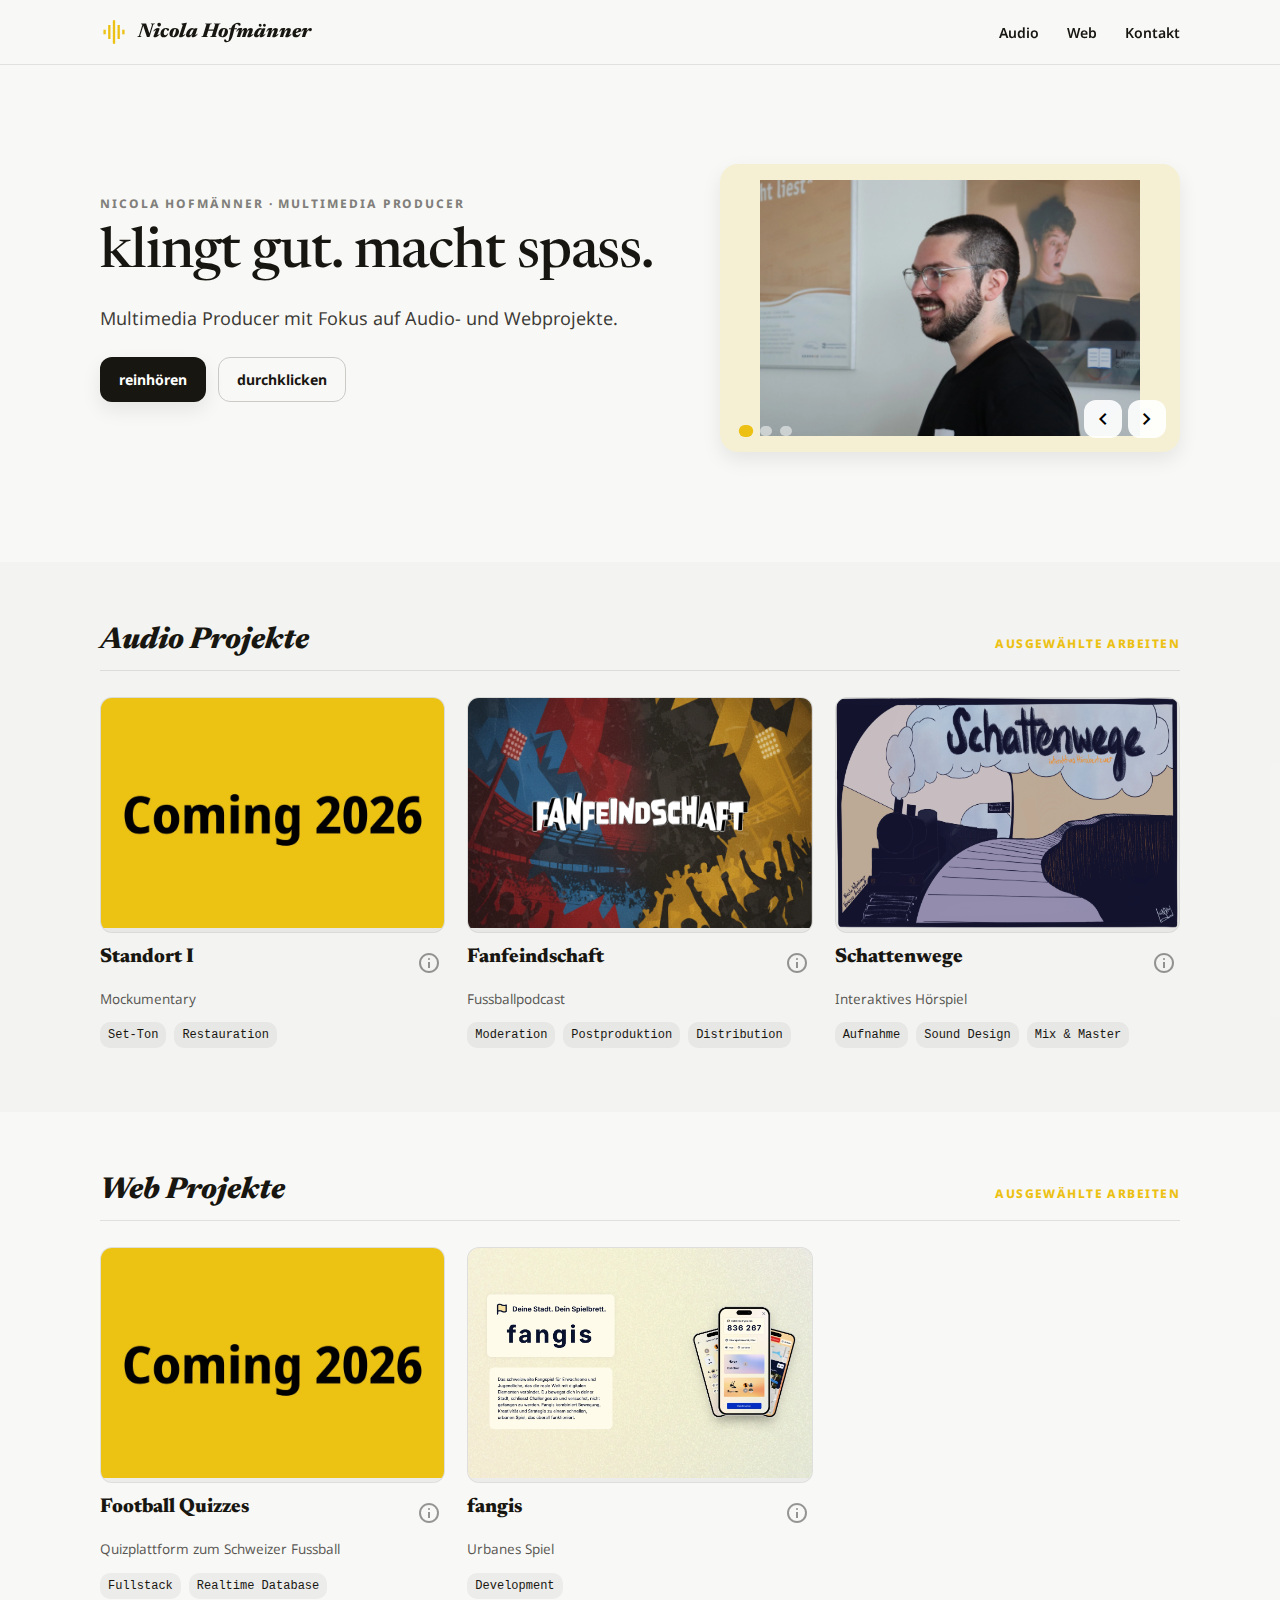
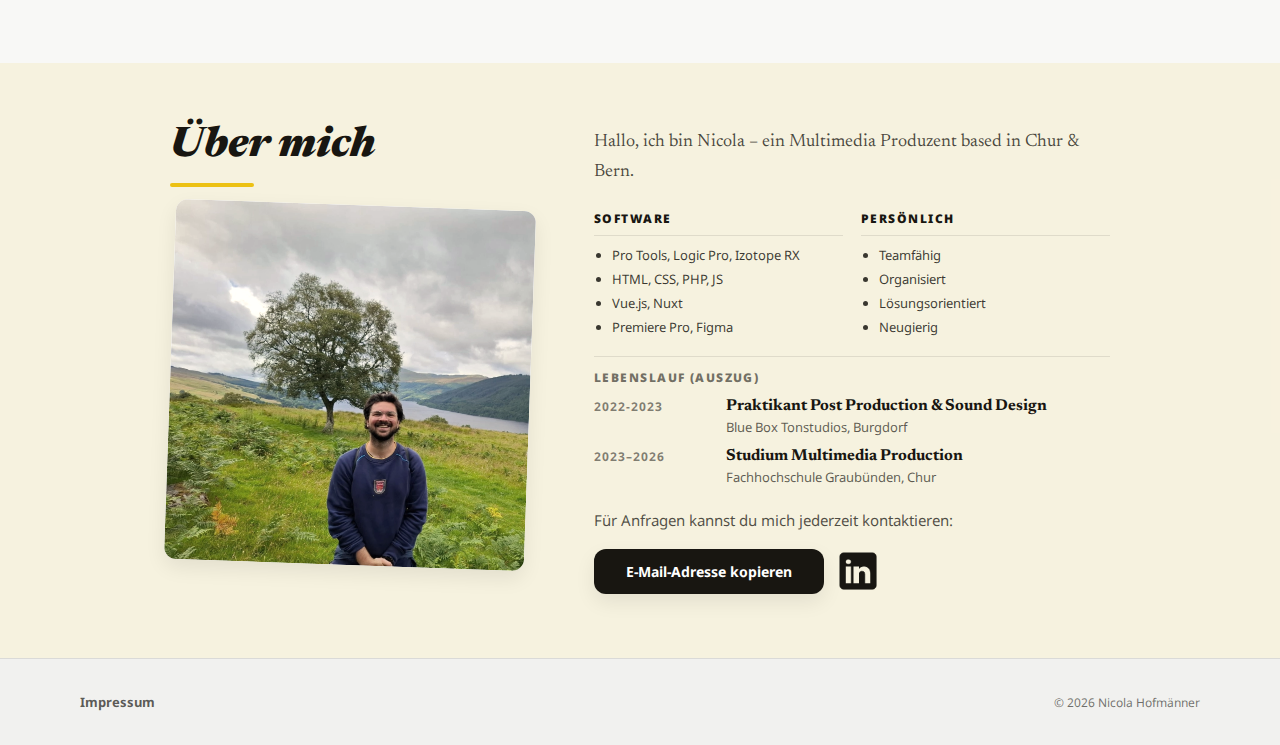
<file: index.html>
<!DOCTYPE html>
<html lang="de">
    <head>
        <meta charset="UTF-8">
        <meta name="viewport" content="width=device-width, initial-scale=1.0">
        <title>Nicola Hofmänner</title>
        <link rel="icon" href="assets/img/favicon.ico" />
        <link rel="preconnect" href="https://fonts.googleapis.com" />
        <link rel="preconnect" crossorigin href="https://fonts.gstatic.com" />
        <link href="https://fonts.googleapis.com/css2?family=Newsreader:ital,opsz,wght@0,6..72,200..800;1,6..72,200..800&family=Noto+Sans:wght@400;500;700&display=swap" rel="stylesheet"/>
        <link href="https://fonts.googleapis.com/css2?family=Material+Symbols+Outlined:wght,FILL@100..700,0..1&display=swap" rel="stylesheet"/>
        <link rel="stylesheet" href="assets/css/style.css" />
        <script defer src="assets/js/main.js"></script>
    </head>

    <body>
        <div class="page" id="top">
        <!-- Header -->
        <header class="site-header">
            <div class="container header-inner">
            <div class="brand-wrapper">
                <a class="brand brand-link" href="#top">
                <span class="material-symbols-outlined brand-icon" aria-hidden="true">graphic_eq</span>
                <span class="brand-name">Nicola Hofmänner</span>
                </a>

                <button
                class="nav-toggle"
                type="button"
                aria-label="Navigation öffnen"
                aria-expanded="false"
                aria-controls="siteNav"
                >
                <span class="material-symbols-outlined" aria-hidden="true">menu</span>
                </button>
            </div>

            <nav class="nav" id="siteNav">
                <a class="nav-link" href="#work-audio">Audio</a>
                <a class="nav-link" href="#work-web">Web</a>
                <a class="nav-link" href="#about">Kontakt</a>
            </nav>
            </div>
        </header>

        <main>
            <!-- Hero -->
            <section class="hero">
            <div class="container hero-inner">
                <div class="hero-copy">
                <p class="hero-eyebrow">Nicola Hofmänner · Multimedia Producer</p>
                <h2 class="hero-title">klingt gut. macht spass.</h2>
                <p class="hero-description">
                    Multimedia Producer mit Fokus auf Audio- und Webprojekte.
                </p>
                <div class="hero-cta">
                    <a class="btn btn-dark" href="#work-audio">reinhören</a>
                    <a class="btn btn-outline" href="#work-web">durchklicken</a>
                </div>
                </div>

                <div class="hero-showcase">
                <div class="hero-slider" data-hero-slider>
                    <div class="hero-slider-track">
                    <figure class="hero-slide is-active">
                        <img src="assets/img/nicola_kiel.webp" alt="Nicola" />
                    </figure>
                    <figure class="hero-slide">
                        <img src="assets/img/nicola_schattenwege.webp" alt="Detail der Modular-Synth-Patches" />
                    </figure>
                    <figure class="hero-slide">
                        <picture>
                        <source srcset="assets/img/standorti_crew_square.webp" media="(max-width: 768px)" />
                        <img src="assets/img/standorti_crew_cropped.webp" alt="UX Mockups für eine Web Experience" />
                        </picture>
                    </figure>
                    </div>

                    <div class="hero-slider-controls" aria-label="Hero Bilder Navigation">
                    <button class="hero-slider-btn" type="button" data-hero-prev aria-label="Vorheriges Bild">
                        <span class="material-symbols-outlined" aria-hidden="true">chevron_left</span>
                    </button>
                    <button class="hero-slider-btn" type="button" data-hero-next aria-label="Nächstes Bild">
                        <span class="material-symbols-outlined" aria-hidden="true">chevron_right</span>
                    </button>
                    </div>

                    <div class="hero-slider-indicators" aria-label="Hero Bilder"></div>
                </div>
                </div>
            </div>
            </section>


            <!-- Audio Works -->
            <section class="section section-muted" id="work-audio">
            <div class="container">
                <div class="section-head">
                    <h2 class="section-title">Audio Projekte</h2>
                    <span class="section-kicker">Ausgewählte Arbeiten</span>
                </div>

                <div class="grid">
                <!-- Audio Card 1 -->
                <article class="project js-modal-open"
                    data-title="Standort I"
                    data-subtitle="Mockumentary"
                    data-description="Settonaufnahme, Livemischung, Tonrestauration"
                    data-role=" Meine Rollen: Settonaufnahme, Livemischung, Tonrestauration"
                    data-links='[{"label":"Project page","url":"#"}]'
                >
                    <div class="project-media">
                    <img
                        class="project-img"
                        src="assets/img/coming_2026.webp"
                        alt="Standort I Cover"
                    />
                    </div>

                    <div class="project-body">
                    <div class="project-head">
                        <h3 class="project-title">Standort I</h3>
                        <button
                        class="project-info-toggle"
                        type="button"
                        aria-label="Mehr Informationen zu Standort I"
                        aria-expanded="false"
                        aria-controls="project-info-1"
                        >
                        <span class="material-symbols-outlined project-icon" aria-hidden="true">info</span>
                        </button>
                    </div>

                    <p class="project-text">Mockumentary</p>

                    <div class="tags">
                        <span class="tag">Set-Ton</span>
                        <span class="tag">Restauration</span>
                    </div>
                    </div>

                    <div
                    class="project-info-panel"
                    id="project-info-1"
                    role="dialog"
                    aria-modal="false"
                    aria-labelledby="project-info-1-title"
                    hidden
                    >
                    <div class="project-info-panel-head">
                        <p class="project-info-panel-title" id="project-info-1-title">Über das Projekt</p>
                        <button class="project-info-close" type="button" aria-label="Close project info">
                        <span class="material-symbols-outlined" aria-hidden="true">close</span>
                        </button>
                    </div>
                    <dl class="project-info-details">
                        <div>
                        <dt>Was</dt>
                        <dd>Mockumentary zu unserem Studium</dd>
                        </div>
                        <div>
                        <dt>Wer</dt>
                        <dd>Skript & Regie von Stephanie Römer und Lisa Strebel, Kamera von Cédric Züllig & Luca Mosberger</dd>
                        </div>
                        <div>
                        <dt>Meine Rollen</dt>
                        <dd>Mikrofonierung der Schauspieler:innen, Boom-Mic-Operator, Audiorestauration</dd>
                        </div>
                    </dl>
                    <div class="project-info-links">
                        <a class="project-info-link" href="#" target="_blank" rel="noopener noreferrer">
                        <span class="material-symbols-outlined" aria-hidden="true">arrow_outward</span>
                        <span>Project page</span>
                        </a>
                    </div>
                    </div>
                </article>

                <!-- Audio Card 2 -->
                <article class="project js-modal-open"
                    data-title="Fanfeindschaft"
                    data-subtitle="Fussballpodcast"
                    data-description="Podcast rund um den BSC YB und den FC Basel"
                    data-role="Rollen: Recherche, Aufnahme, Postproduktion, Distribution"
                    data-links='[{"label":"Listen","url":"#"}]'
                >
                    <div class="project-media">
                    <img
                        class="project-img"
                        src="assets/img/fanfeindschaft.webp"
                        alt="Fanfeindschaft - Der Fussballpodcast"
                    />
                    </div>

                    <div class="project-body">
                    <div class="project-head">
                        <h3 class="project-title">Fanfeindschaft</h3>
                        <button
                        class="project-info-toggle"
                        type="button"
                        aria-label="Mehr Informationen zu Fanfeindschaft."
                        aria-expanded="false"
                        aria-controls="project-info-2"
                        >
                        <span class="material-symbols-outlined project-icon" aria-hidden="true">info</span>
                        </button>
                    </div>

                    <p class="project-text">Fussballpodcast</p>

                    <div class="tags">
                        <span class="tag">Moderation</span>
                        <span class="tag">Postproduktion</span>
                        <span class="tag">Distribution</span>
                    </div>
                    </div>

                    <div
                    class="project-info-panel"
                    id="project-info-2"
                    role="dialog"
                    aria-modal="false"
                    aria-labelledby="project-info-2-title"
                    hidden
                    >
                    <div class="project-info-panel-head">
                        <p class="project-info-panel-title" id="project-info-2-title">Über das Projekt</p>
                        <button class="project-info-close" type="button" aria-label="Close project info">
                        <span class="material-symbols-outlined" aria-hidden="true">close</span>
                        </button>
                    </div>
                    <dl class="project-info-details">
                        <div>
                        <dt>Was</dt>
                        <dd>Ich (Ein YB Fan) bespreche mit meiner Ko-Moderatorin Yara (eine FCB Anhängerin) das aktuelle Geschehen im Schweizer Fussball.</dd>
                        </div>
                        <div>
                        <dt>Wer</dt>
                        <dd>In Zusammenarbeit mit Yara Burkhalter</dd>
                        </div>
                        <div>
                        <dt>Meine Aufgaben</dt>
                        <dd>Recherche, Aufnahme, Moderation, Schnitt, Mix & Master, Distribution</dd>
                        </div>
                    </dl>
                    <div class="project-info-links">
                        <a class="project-info-link" href="https://open.spotify.com/show/0YlmspFqHQtE7hMMn8jUIA" target="_blank" rel="noopener noreferrer">
                        <span class="material-symbols-outlined" aria-hidden="true">arrow_outward</span>
                        <span>Zum Projekt</span>
                        </a>
                    </div>
                    </div>
                </article>

                <!-- Audio Card 3 -->
                <article class="project js-modal-open"
                    data-title="Schattenwege"
                    data-subtitle="Hörpsiel"
                    data-description="Original composition and full production."
                    data-role="Roles: Composition, sound design, mix"
                    data-links='[{"label":"Listen","url":"#"}]'
                >
                    <div class="project-media">
                    <img
                        class="project-img"
                        src="assets/img/schattenwege.webp"
                        alt="Audio project cover"
                    />
                    </div>

                    <div class="project-body">
                    <div class="project-head">
                        <h3 class="project-title">Schattenwege</h3>
                        <button
                        class="project-info-toggle"
                        type="button"
                        aria-label="Mehr Informationen zu Schattenwege"
                        aria-expanded="false"
                        aria-controls="project-info-3"
                        >
                        <span class="material-symbols-outlined project-icon" aria-hidden="true">info</span>
                        </button>
                    </div>

                    <p class="project-text"> Interaktives Hörspiel</p>

                    <div class="tags">
                        <span class="tag">Aufnahme</span>
                        <span class="tag">Sound Design</span>
                        <span class="tag">Mix & Master</span>
                    </div>
                    </div>

                    <div
                    class="project-info-panel"
                    id="project-info-3"
                    role="dialog"
                    aria-modal="false"
                    aria-labelledby="project-info-3-title"
                    hidden
                    >
                    <div class="project-info-panel-head">
                        <p class="project-info-panel-title" id="project-info-3-title">Über das Projekt</p>
                        <button class="project-info-close" type="button" aria-label="Close project info">
                        <span class="material-symbols-outlined" aria-hidden="true">close</span>
                        </button>
                    </div>
                    <dl class="project-info-details">
                        <div>
                        <dt>Was</dt>
                        <dd>Interaktive Detektivgeschichte</dd>
                        </div>
                        <div>
                        <dt>Wer</dt>
                        <dd>In Zusammenarbeit mit Vanessa Andermatt</dd>
                        </div>
                        <div>
                        <dt>Meine Aufgaben</dt>
                        <dd>Scriptwriting, Sprechrolle, Aufnahme der Schauspieler:innen, Schnitt, Sound Design, Mix & Master, Programmieren der Webseite</dd>
                        </div>
                    </dl>
                    <div class="project-info-links">
                        <a class="project-info-link" href="https://www.schattenwege.clxmedia.ch" target="_blank" rel="noopener noreferrer">
                        <span class="material-symbols-outlined" aria-hidden="true">arrow_outward</span>
                        <span>Zum Projekt</span>
                        </a>
                    </div>
                    </div>
                </article>
                </div>
            </div>
            </section>

            <!-- Web Projects -->
            <section class="section" id="work-web">
            <div class="container">
                <div class="section-head">
                <h2 class="section-title">Web Projekte</h2>
                <span class="section-kicker">Ausgewählte Arbeiten</span>
                </div>

                <div class="grid">
                <article class="project">
                    <div class="project-media">
                    <img class="project-img" src="assets/img/coming_2026.webp" alt="New Project Coming 2026" />
                    </div>
                    <div class="project-body">
                    <div class="project-head">
                        <h3 class="project-title">Football Quizzes</h3>
                        <button
                        class="project-info-toggle"
                        type="button"
                        aria-label="Mehr Informationen zu den Football Quizzes Coming 2026"
                        aria-expanded="false"
                        aria-controls="project-info-4"
                        >
                        <span class="material-symbols-outlined project-icon" aria-hidden="true">info</span>
                        </button>
                    </div>
                    <p class="project-text">Quizplattform zum Schweizer Fussball</p>
                    <div class="tags">
                        <span class="tag">Fullstack</span>
                        <span class="tag">Realtime Database</span>
                    </div>
                    </div>

                    <div
                    class="project-info-panel"
                    id="project-info-4"
                    role="dialog"
                    aria-modal="false"
                    aria-labelledby="project-info-4-title"
                    hidden
                    >
                    <div class="project-info-panel-head">
                        <p class="project-info-panel-title" id="project-info-4-title">Über das Projekt</p>
                        <button class="project-info-close" type="button" aria-label="Close project info">
                        <span class="material-symbols-outlined" aria-hidden="true">close</span>
                        </button>
                    </div>
                    <dl class="project-info-details">
                        <div>
                        <dt>Was</dt>
                        <dd>Plattform mit verschiedenen Quizzes rund um den Schweizer Fussball</dd>
                        </div>
                        <div>
                        <dt>Wer</dt>
                        <dd>Einzelarbeit</dd>
                        </div>
                        <div>
                        <dt>Meine Rollen</dt>
                        <dd>Konzept, Design, Entwicklung, Data Handling</dd>
                        </div>
                    </dl>
                    <div class="project-info-links">
                        <a class="project-info-link" href="#" target="_blank" rel="noopener noreferrer">
                        <span class="material-symbols-outlined" aria-hidden="true">arrow_outward</span>
                        <span>Zum Projekt</span>
                        </a>
                    </div>
                    </div>
                </article>

                <article class="project">
                    <div class="project-media">
                        <img class="project-img" src="assets/img/fangis.webp" alt="Web-Projekt fangis" />
                    </div>
                    <div class="project-body">
                        <div class="project-head">
                            <h3 class="project-title">fangis</h3>
                            <button
                            class="project-info-toggle"
                            type="button"
                            aria-label="Mehr Informationen zu fangis"
                            aria-expanded="false"
                            aria-controls="project-info-5"
                            >
                            <span class="material-symbols-outlined project-icon" aria-hidden="true">info</span>
                            </button>
                        </div>
                    <p class="project-text">Urbanes Spiel</p>
                    <div class="tags">
                        <span class="tag">Development</span>
                    </div>
                    </div>

                    <div
                    class="project-info-panel"
                    id="project-info-5"
                    role="dialog"
                    aria-modal="false"
                    aria-labelledby="project-info-5-title"
                    hidden
                    >
                    <div class="project-info-panel-head">
                        <p class="project-info-panel-title" id="project-info-5-title">Über das Projekt</p>
                        <button class="project-info-close" type="button" aria-label="Close project info">
                        <span class="material-symbols-outlined" aria-hidden="true">close</span>
                        </button>
                    </div>
                    <dl class="project-info-details">
                        <div>
                        <dt>Was</dt>
                        <dd>Fangen quer durch die ganze Stadt. Verbindet die reale Welt mit digitalen Elementen.</dd>
                        </div>
                        <div>
                        <dt>Wer</dt>
                        <dd>In Zusammenarbeit mit Selma Sahin und Stephanie Römer</dd>
                        </div>
                        <div>
                        <dt>Meine Aufgaben</dt>
                        <dd>Spielkonzeption, Entwicklung</dd>
                        </div>
                    </dl>
                    <div class="project-info-links">
                        <a class="project-info-link" href="https://www.fangis.app/landing_page" target="_blank" rel="noopener noreferrer">
                        <span class="material-symbols-outlined" aria-hidden="true">arrow_outward</span>
                        <span>Zum Projekt</span>
                        </a>
                    </div>
                    </div>
                </article>

                </div>
            </div>
            </section>

            <!-- About -->
            <section class="section section-accent" id="about">
            <div class="container container-wide">
                <div class="about">
                <div class="about-left">
                    <h2 class="about-title">Über mich</h2>
                    <div class="about-rule"></div>

                    <div class="about-photo-wrap">
                    <img
                        class="about-photo"
                        src="assets/img/nicola.webp"
                        alt="About portrait"
                    />
                    </div>
                </div>

                <div class="about-right">
                    <p class="about-text">
                    Hallo, ich bin Nicola – ein Multimedia Produzent based in Chur & Bern.
                    </p>
                    <div class="skills">
                    <div>
                        <p class="skills-title">Software</p>
                        <ul class="skills-list">
                        <li>Pro Tools, Logic Pro, Izotope RX</li>
                        <li>HTML, CSS, PHP, JS</li>
                        <li>Vue.js, Nuxt</li>
                        <li>Premiere Pro, Figma</li>
                        </ul>
                    </div>
                    <div>
                        <p class="skills-title">Persönlich</p>
                        <ul class="skills-list">
                        <li>Teamfähig</li>
                        <li>Organisiert</li>
                        <li>Lösungsorientiert</li>
                        <li>Neugierig</li>
                        </ul>
                    </div>
                    </div>
                    <div class="cv">
                    <p class="cv-title">Lebenslauf (Auszug)</p>
                    <div class="cv-entry">
                        <p class="cv-period">2022-2023</p>
                        <div>
                        <p class="cv-role">Praktikant Post Production & Sound Design</p>
                        <p class="cv-place">Blue Box Tonstudios, Burgdorf</p>
                        </div>
                    </div>
                    <div class="cv-entry">
                        <p class="cv-period">2023–2026</p>
                        <div>
                        <p class="cv-role">Studium Multimedia Production</p>
                        <p class="cv-place">Fachhochschule Graubünden, Chur</p>
                        </div>
                    </div>
                    </div>
                    <div class="about-contact">
                        <p class="about-contact-text">
                        Für Anfragen kannst du mich jederzeit kontaktieren:
                        </p>
                        <div class="about-cta">
                        <button class="btn btn-dark about-email-btn" type="button" data-email="nicola.hofmaenner@gmail.com">
                            <span>E-Mail-Adresse kopieren</span>
                        </button>
                        <a class="about-linkedin" href="https://www.linkedin.com/in/nicola-hofm%C3%A4nner-0b5728267/" target="_blank" rel="noopener noreferrer" aria-label="LinkedIn Profil">
                            <img src="assets/img/linkedin_black.webp" alt="" />
                            <img src="assets/img/linkedin_yellow.webp" alt="" />
                        </a>
                        </div>
                    </div>
                </div>
                </div>
            </div>
            </section>

        </main>

        <footer class="site-footer">
            <div class="container footer-inner">
            <div class="footer-links">
                <a class="footer-link" href="impressum.html">Impressum</a>
            </div>

            <p class="footer-copy">© 2026 Nicola Hofmänner</p>
            </div>
        </footer>
        </div>

        <!-- Modal -->
        <div class="modal-backdrop" id="modalBackdrop" hidden>
        <div class="modal">
            <button class="modal-close" id="modalClose">
            <span class="material-symbols-outlined">close</span>
            </button>

            <h3 class="modal-title" id="modalTitle"></h3>
            <p class="modal-subtitle" id="modalSubtitle"></p>
            <p class="modal-role" id="modalRole"></p>
            <p class="modal-description" id="modalDescription"></p>
            <div class="modal-links" id="modalLinks"></div>
        </div>
        </div>
    </body>
</html>
</file>
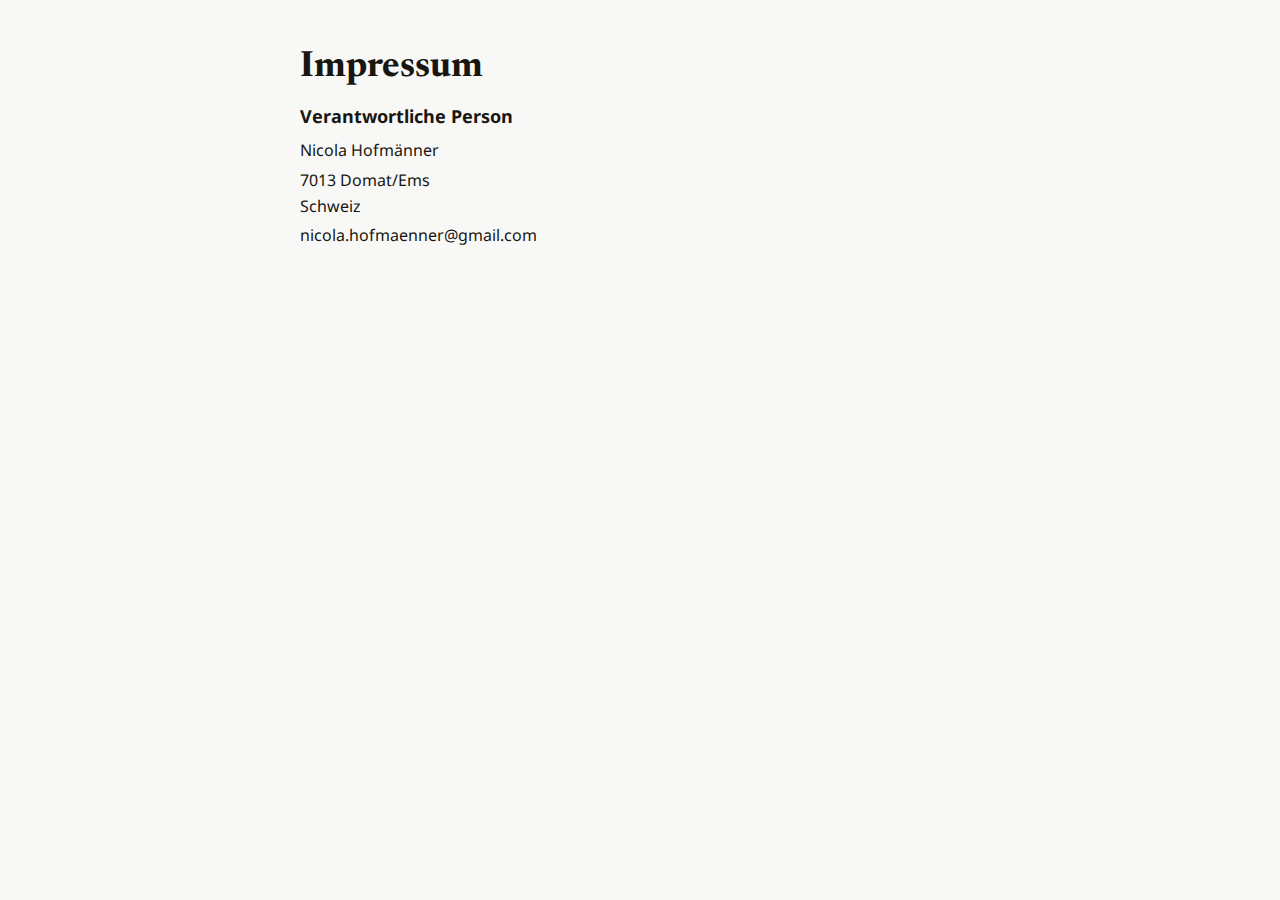
<file: impressum.html>
<!DOCTYPE html>
<html lang="de">
  <head>
    <meta charset="UTF-8" />
    <meta name="viewport" content="width=device-width, initial-scale=1.0" />
    <title>Impressum · Nicola Hofmänner</title>
    <link rel="preconnect" href="https://fonts.googleapis.com" />
    <link rel="preconnect" crossorigin href="https://fonts.gstatic.com" />
    <link href="https://fonts.googleapis.com/css2?family=Newsreader:ital,wght@0,400;0,700;1,400&family=Noto+Sans:wght@400;600;700&display=swap" rel="stylesheet" />
    <link rel="stylesheet" href="assets/css/impressum.css" />
  </head>

  <body>
    <main class="impressum">
      <header>
        <h1>Impressum</h1>
      </header>

      <section>
        <h2>Verantwortliche Person</h2>
        <p>Nicola Hofmänner</p>
        <p>7013 Domat/Ems<br />Schweiz</p>
        <p>nicola.hofmaenner@gmail.com</p>
      </section>

    </main>
  </body>
</html>
</file>
<file: assets/css/style.css>
/* style.css */
:root {
  --primary: #ecc113;
  --bg: #f8f8f6;
  --text: #181611;
  --border: rgba(24, 22, 17, 0.1);
  --border-soft: rgba(24, 22, 17, 0.06);
  --shadow: 0 18px 40px rgba(0, 0, 0, 0.12);
  --shadow-sm: 0 8px 20px rgba(0, 0, 0, 0.08);
  --radius: 12px;
  --font-display: "Newsreader", serif;
  --font-sans: "Noto Sans", system-ui, -apple-system, Segoe UI, Roboto, Arial, sans-serif;
}

* { box-sizing: border-box; }
html { scroll-behavior: smooth; }
body {
  margin: 0;
  font-family: var(--font-display);
  color: var(--text);
  background: var(--bg);
  -webkit-font-smoothing: antialiased;
}
::selection { background: var(--primary); color: #000; }

::-webkit-scrollbar { width: 8px; }
::-webkit-scrollbar-thumb { background-color: var(--primary); border-radius: 20px; }

a { color: inherit; text-decoration: none; }
.page {
  min-height: 100vh;
  display: flex;
  flex-direction: column;
  overflow-x: hidden;
  padding-top: 72px;
}

/* Desktop-only layout */
.container {
  width: 100%;
  max-width: 1120px;
  margin: 0 auto;
  padding: 0 20px;
}
.container-narrow {
  width: 100%;
  max-width: 900px;
  margin: 0 auto;
  padding: 0 20px;
}
.container-wide {
  width: 100%;
  max-width: 980px;
  margin: 0 auto;
  padding: 0 20px;
}

/* Header */
.site-header {
  position: fixed;
  top: 0;
  left: 0;
  width: 100%;
  z-index: 100;
  border-bottom: 1px solid var(--border);
  background: rgba(248, 248, 246, 0.95);
  backdrop-filter: blur(8px);
}
.header-inner { height: 64px; display: flex; align-items: center; justify-content: space-between; gap: 16px; }
.brand-wrapper { display: flex; align-items: center; gap: 12px; }
.brand { display: flex; align-items: center; gap: 10px; }
.brand-link { text-decoration: none; color: inherit; }
.brand-icon { color: var(--primary); font-size: 28px; }
.brand-name { margin: 0; font-weight: 800; font-style: italic; font-size: 20px; }
.nav { display: flex; align-items: center; gap: 28px; }
.nav-link { font-family: var(--font-sans); font-size: 14px; font-weight: 600; }
.nav-link:hover { color: var(--primary); }
.nav-toggle {
  display: none;
  border: 1px solid rgba(24, 22, 17, 0.2);
  background: transparent;
  border-radius: 10px;
  padding: 6px 10px;
  cursor: pointer;
  align-items: center;
  justify-content: center;
  gap: 4px;
}
.nav-toggle:focus-visible {
  outline: 2px solid var(--primary);
  outline-offset: 2px;
}

/* Buttons */
.btn {
  display: inline-flex;
  align-items: center;
  justify-content: center;
  border-radius: 12px;
  padding: 12px 18px;
  font-family: var(--font-sans);
  font-weight: 700;
  font-size: 14px;
  border: 1px solid transparent;
  cursor: pointer;
  transition: transform 160ms ease, background 160ms ease, border-color 160ms ease, color 160ms ease;
}
.btn:active { transform: scale(0.99); }
.btn-sm { padding: 8px 14px; border-radius: 10px; }
.btn-primary { background: var(--primary); color: var(--text); box-shadow: var(--shadow-sm); }
.btn-primary:hover { background: rgba(236, 193, 19, 0.9); transform: translateY(-1px); }
.btn-dark { background: var(--text); color: #fff; box-shadow: var(--shadow-sm); }
.btn-dark:hover { background: var(--primary); color: var(--text); }
.btn-outline { background: transparent; border-color: rgba(24, 22, 17, 0.2); color: var(--text); }
.btn-outline:hover { background: rgba(24, 22, 17, 0.05); }
.btn-block { width: 100%; }

/* Hero */
.hero { padding: 92px 0 110px; }
.hero-inner { display: flex; gap: 64px; align-items: center; }
.hero-copy { flex: 1; max-width: 600px; }
.hero-eyebrow {
  margin: 0 0 12px;
  font-family: var(--font-sans);
  letter-spacing: 0.16em;
  text-transform: uppercase;
  font-size: 12px;
  font-weight: 800;
  color: rgba(24, 22, 17, 0.55);
}
.hero-title { margin: 0 0 18px; font-weight: 500; letter-spacing: -0.02em; font-size: 56px; line-height: 1.08; }
.hero-description {
  margin: 0 0 24px;
  font-family: var(--font-sans);
  font-weight: 400;
  line-height: 1.7;
  font-size: 18px;
  color: rgba(24, 22, 17, 0.85);
}
.hero-cta { display: flex; flex-wrap: wrap; gap: 12px; margin-bottom: 18px; }
.hero-note {
  border: 1px dashed rgba(24, 22, 17, 0.25);
  border-radius: 16px;
  padding: 16px 18px;
  background: rgba(24, 22, 17, 0.03);
  display: flex;
  flex-direction: column;
  gap: 6px;
}
.hero-note-pill {
  font-family: var(--font-sans);
  font-size: 11px;
  letter-spacing: 0.18em;
  text-transform: uppercase;
  color: var(--primary);
}
.hero-note p {
  margin: 0;
  font-family: var(--font-sans);
  font-size: 14px;
  line-height: 1.6;
  color: rgba(24, 22, 17, 0.78);
}

.hero-showcase { width: 460px; display: flex; }
.hero-slider {
  width: 100%;
  aspect-ratio: 16 / 10;
  position: relative;
  border-radius: 18px;
  overflow: hidden;
  box-shadow: var(--shadow-sm);
  border: none;
  background: #f5f0d4;
}
.hero-slider-track {
  position: relative;
  width: 100%;
  height: 100%;
}
.hero-slide {
  position: absolute;
  inset: 0;
  opacity: 0;
  transition: opacity 300ms ease;
  display: flex;
  flex-direction: column;
}
.hero-slide.is-active { opacity: 1; }
.hero-slide img {
  width: 100%;
  height: 100%;
  flex: 1;
  object-fit: cover;
  display: block;
}
.hero-slide picture {
  width: 100%;
  height: 100%;
  display: block;
}
.hero-slide picture img {
  width: 100%;
  height: 100%;
  object-fit: cover;
  display: block;
}
.hero-slide figcaption {
  margin: 0;
  position: absolute;
  left: 16px;
  bottom: 16px;
  padding: 8px 12px;
  border-radius: 12px;
  font-family: var(--font-sans);
  font-size: 12px;
  background: rgba(24, 22, 17, 0.75);
  color: #fff;
}
.hero-slider-badge {
  position: absolute;
  right: 16px;
  top: 16px;
  width: 200px;
  border-radius: 14px;
  box-shadow: var(--shadow-sm);
  border: 1px solid rgba(24, 22, 17, 0.1);
  background: rgba(255, 255, 255, 0.92);
  padding: 12px 14px;
}
.hero-badge-title {
  margin: 0;
  font-family: var(--font-sans);
  font-size: 11px;
  letter-spacing: 0.14em;
  text-transform: uppercase;
  color: var(--primary);
  font-weight: 800;
}
.hero-badge-text {
  margin: 4px 0 0;
  font-family: var(--font-sans);
  font-size: 13px;
  line-height: 1.4;
  color: rgba(24, 22, 17, 0.85);
}
.hero-slider-controls {
  position: absolute;
  bottom: 14px;
  right: 14px;
  display: flex;
  gap: 6px;
}
.hero-slider-btn {
  width: 38px;
  height: 38px;
  border-radius: 12px;
  border: none;
  background: rgba(255, 255, 255, 0.9);
  display: grid;
  place-items: center;
  cursor: pointer;
  transition: background 160ms ease, transform 160ms ease;
}
.hero-slider-btn:hover { background: var(--primary); color: var(--text); }
.hero-slider-btn:active { transform: scale(0.96); }
.hero-slider-indicators {
  position: absolute;
  left: 20px;
  bottom: 16px;
  display: flex;
  gap: 8px;
}
.hero-indicator {
  width: 10px;
  height: 10px;
  border-radius: 999px;
  border: none;
  background: rgba(255, 255, 255, 0.5);
  cursor: pointer;
  transition: transform 160ms ease, background 160ms ease;
}
.hero-indicator.is-active {
  background: var(--primary);
  transform: scale(1.2);
}
@media (max-width: 1024px) {
  .hero-inner { flex-direction: column; gap: 40px; }
  .hero-showcase { width: 100%; }
  .hero-title { font-size: 44px; }
  .hero-slider { aspect-ratio: 4 / 3; }
}

/* Divider */
.divider { padding: 28px 0; display: flex; justify-content: center; }
.divider-icon { opacity: 0.2; font-size: 30px; }

/* Sections */
.section {
  padding: 64px 0;
  scroll-margin-top: 60px;
}
.section#about { scroll-margin-top: 40px; }
.section-muted { background: rgba(24, 22, 17, 0.02); }
.section-accent { background: rgba(236, 193, 19, 0.1); }

.section-head {
  display: flex;
  align-items: baseline;
  justify-content: space-between;
  gap: 16px;
  padding-bottom: 14px;
  margin-bottom: 26px;
  border-bottom: 1px solid var(--border);
}
.section-title { margin: 0; font-size: 30px; font-weight: 800; font-style: italic; }
.section-kicker { font-family: var(--font-sans); font-size: 12px; letter-spacing: 0.12em; text-transform: uppercase; color: var(--primary); font-weight: 800; }

/* Grid cards */
.grid { display: grid; grid-template-columns: repeat(3, 1fr); gap: 22px; }
.project { display: grid; gap: 14px; cursor: pointer; outline: none; position: relative; }
.project-media { border-radius: var(--radius); overflow: hidden; border: 1px solid var(--border-soft); background: rgba(24, 22, 17, 0.05); }
.project-img { width: 100%; height: 230px; }
.project-body { display: grid; gap: 10px; }

.project-head { display: flex; align-items: flex-start; justify-content: space-between; gap: 12px; }
.project-title { margin: 0; font-size: 20px; font-weight: 800; text-underline-offset: 6px; }
.project:hover .project-title { text-decoration: underline; text-decoration-color: rgba(236, 193, 19, 0.5); }
.project:focus { box-shadow: 0 0 0 3px rgba(236, 193, 19, 0.3); border-radius: var(--radius); padding: 6px; margin: -6px; }

.project-info-toggle {
  border: none;
  background: transparent;
  padding: 0;
  width: 32px;
  height: 32px;
  display: grid;
  place-items: center;
  border-radius: 50%;
  cursor: pointer;
  transition: background 160ms ease;
}
.project-info-toggle:hover { background: rgba(24, 22, 17, 0.05); }
.project-info-toggle:focus-visible {
  outline: 2px solid var(--primary);
  outline-offset: 2px;
}
.project-icon { opacity: 0.4; transition: color 160ms ease, opacity 160ms ease; }
.project:hover .project-icon,
.project-info-toggle[aria-expanded="true"] .project-icon {
  color: var(--primary);
  opacity: 1;
}

.project-text {
  margin: 0;
  font-family: var(--font-sans);
  font-size: 13.5px;
  line-height: 1.6;
  color: rgba(24, 22, 17, 0.72);
}
.tags { display: flex; gap: 8px; padding-top: 2px; }
.tag {
  font-family: ui-monospace, SFMono-Regular, Menlo, Monaco, Consolas, "Liberation Mono", monospace;
  font-size: 12px;
  background: rgba(24, 22, 17, 0.05);
  padding: 6px 8px;
  border-radius: 10px;
}
.project-info-panel {
  position: absolute;
  top: 42px;
  right: 0;
  width: min(320px, calc(100% - 20px));
  border-radius: var(--radius);
  border: 1px solid var(--border);
  background: #fff;
  box-shadow: var(--shadow);
  padding: 18px 20px 16px;
  z-index: 15;
}
.project-info-panel-head {
  display: flex;
  align-items: center;
  justify-content: space-between;
  gap: 8px;
  margin-bottom: 12px;
}
.project-info-panel-title {
  margin: 0;
  font-family: var(--font-sans);
  font-size: 12px;
  letter-spacing: 0.12em;
  text-transform: uppercase;
  color: rgba(24, 22, 17, 0.6);
  font-weight: 800;
}
.project-info-close {
  border: none;
  background: transparent;
  width: 28px;
  height: 28px;
  border-radius: 50%;
  display: grid;
  place-items: center;
  cursor: pointer;
  color: rgba(24, 22, 17, 0.5);
}
.project-info-close:hover { background: rgba(24, 22, 17, 0.05); color: var(--text); }
.project-info-close:focus-visible {
  outline: 2px solid var(--primary);
  outline-offset: 2px;
}
.project-info-details {
  margin: 0;
  display: grid;
  gap: 10px;
}
.project-info-details div { display: grid; gap: 4px; }
.project-info-details dt {
  margin: 0;
  font-family: var(--font-sans);
  font-size: 12px;
  letter-spacing: 0.08em;
  text-transform: uppercase;
  color: rgba(24, 22, 17, 0.65);
  font-weight: 800;
}
.project-info-details dd {
  margin: 0;
  font-family: var(--font-sans);
  font-size: 14px;
  line-height: 1.6;
  color: rgba(24, 22, 17, 0.85);
}
.project-info-links { margin-top: 12px; }
.project-info-link {
  display: inline-flex;
  align-items: center;
  gap: 8px;
  font-family: var(--font-sans);
  font-size: 13px;
  font-weight: 800;
  border: 1px solid var(--border);
  padding: 8px 14px;
  border-radius: 999px;
  transition: background 160ms ease, color 160ms ease, border-color 160ms ease;
}
.project-info-link:hover {
  background: var(--primary);
  border-color: var(--primary);
  color: var(--text);
}
.project-info-link .material-symbols-outlined { font-size: 18px; }

/* About */
.about { display: grid; grid-template-columns: 380px 1fr; gap: 44px; align-items: start; }
.about-title { margin: 0 0 16px; font-size: 42px; font-weight: 800; font-style: italic; line-height: 0.95; }
.about-rule { height: 4px; width: 84px; background: var(--primary); border-radius: 999px; margin-bottom: 18px; }
.about-photo-wrap { width: 360px; height: 360px; border-radius: var(--radius); overflow: hidden; background: #fff; box-shadow: var(--shadow-sm); transform: rotate(2deg); }
.about-photo { width: 100%; height: 100%; filter: sepia(0.2); }

.about-right { display: grid; gap: 14px; }
.about-text { margin: 0; font-size: 18px; line-height: 1.7; color: rgba(24, 22, 17, 0.8); }
.about-contact { margin-top: 8px; display: grid; gap: 16px; }
.about-contact-text {
  margin: 0;
  font-family: var(--font-sans);
  font-size: 15px;
  line-height: 1.7;
  color: rgba(24, 22, 17, 0.75);
}
.about-cta { display: flex; flex-wrap: wrap; gap: 12px; }
.about-linkedin { position: relative; display: inline-block; width: 44px; height: 44px; }
.about-linkedin img {
  position: absolute;
  inset: 0;
  width: 100%;
  height: 100%;
  object-fit: contain;
  transition: opacity 160ms ease;
}
.about-linkedin img:last-child { opacity: 0; }
.about-linkedin:hover img:first-child { opacity: 0; }
.about-linkedin:hover img:last-child { opacity: 1; }
.dropcap { float: left; font-size: 52px; line-height: 0.9; margin-right: 10px; margin-top: -6px; font-weight: 900; color: var(--primary); }

.skills { display: grid; grid-template-columns: 1fr 1fr; gap: 18px; padding-top: 8px; }
.skills-title {
  margin: 0 0 10px;
  font-family: var(--font-sans);
  font-size: 12px;
  letter-spacing: 0.12em;
  text-transform: uppercase;
  font-weight: 900;
  padding-bottom: 8px;
  border-bottom: 1px solid var(--border);
}
.skills-list { margin: 0; padding-left: 18px; font-family: var(--font-sans); font-size: 13px; color: rgba(24, 22, 17, 0.85); }
.skills-list li { margin: 6px 0; }
.cv {
  padding-top: 12px;
  border-top: 1px solid var(--border);
  display: grid;
  gap: 12px;
}
.cv-title {
  margin: 0;
  font-family: var(--font-sans);
  font-size: 12px;
  letter-spacing: 0.12em;
  text-transform: uppercase;
  color: rgba(24, 22, 17, 0.6);
  font-weight: 900;
}
.cv-entry {
  display: grid;
  grid-template-columns: 120px 1fr;
  gap: 12px;
}
.cv-period {
  margin: 0;
  font-family: var(--font-sans);
  font-size: 12px;
  letter-spacing: 0.08em;
  text-transform: uppercase;
  color: rgba(24, 22, 17, 0.55);
  font-weight: 700;
}
.cv-role {
  margin: 0;
  font-family: var(--font-display);
  font-size: 16px;
  font-weight: 700;
}
.cv-place {
  margin: 4px 0 0;
  font-family: var(--font-sans);
  font-size: 13px;
  color: rgba(24, 22, 17, 0.7);
}

/* Responsive */
@media (max-width: 1024px) {
  .grid { grid-template-columns: repeat(2, 1fr); }
  .section-head { flex-direction: column; align-items: flex-start; gap: 8px; }
  .about { grid-template-columns: 1fr; gap: 32px; }
  .about-left { display: flex; flex-direction: column; align-items: flex-start; }
  .about-photo-wrap { width: 100%; height: auto; max-width: 360px; }
  .cv-entry { grid-template-columns: 120px 1fr; }
}

@media (max-width: 760px) {
  .page { padding-top: 24px; }
  .header-inner {
    flex-direction: column;
    align-items: flex-start;
    gap: 12px;
    padding: 12px 0;
    height: auto;
  }
  .brand-wrapper { width: 100%; display: flex; align-items: center; justify-content: space-between; }
  .nav-toggle { display: inline-flex; }
  .nav {
    width: 100%;
    display: none;
    flex-direction: column;
    gap: 10px;
  }
  .nav.is-open { display: flex; }
  .hero-showcase { width: 100%; }
  .hero-title { font-size: 38px; }
  .hero-description { font-size: 16px; }
  .hero-note { font-size: 14px; }
  .hero-slider { aspect-ratio: 4 / 3; }
  .hero-slider-badge {
    width: auto;
    left: 16px;
    right: 16px;
    top: 16px;
  }
  .hero-slider-controls { bottom: 12px; right: 12px; }
  .hero-slider-indicators { left: 16px; bottom: 12px; }
  .grid { grid-template-columns: 1fr; }
  .skills { grid-template-columns: 1fr; }
  .cv-entry { grid-template-columns: 1fr; }
  .footer-inner { flex-direction: column; align-items: flex-start; }
  .about-email-btn {
    width: 100%;
    text-align: center;
    padding: 14px 18px;
  }
  .about-email-btn span {
    display: inline-block;
    min-width: 0;
    white-space: nowrap;
  }
}

@media (max-width: 540px) {
  .site-header { padding: 0 12px; }
  .header-inner { gap: 8px; }
  .nav { gap: 8px; }
  .brand-name { font-size: 18px; }
  .hero-inner { gap: 28px; }
  .hero-slider { aspect-ratio: 1 / 1; }
  .hero-slider-badge { position: static; margin: 12px 16px 0; }
  .hero-slider-controls { bottom: 10px; right: 10px; }
  .hero-slider-indicators { left: 10px; bottom: 10px; }
  .project-img { height: 200px; }
  .section-head { text-align: left; }
  .about-linkedin { height: 40px; width: 40px; }
  .footer-links { flex-direction: column; align-items: flex-start; gap: 8px; }
}

/* Contact */
.contact-head { text-align: center; margin-bottom: 22px; }
.contact-sub { margin: 0; font-family: var(--font-sans); color: rgba(24, 22, 17, 0.7); }

.form { padding: 28px; border-radius: var(--radius); box-shadow: var(--shadow); background: #fff; border: 1px solid var(--border-soft); }
.form-grid { display: grid; grid-template-columns: 1fr 1fr; gap: 16px; margin-bottom: 18px; }
.span-2 { grid-column: span 2; }

.field label { display: block; font-family: var(--font-sans); font-weight: 800; font-size: 13px; margin-bottom: 8px; }
.field input, .field textarea {
  width: 100%;
  border: 1px solid rgba(24, 22, 17, 0.12);
  background: transparent;
  border-radius: 12px;
  padding: 10px 12px;
  font-family: var(--font-sans);
  font-size: 14px;
  outline: none;
}
.field input:focus, .field textarea:focus { border-color: var(--primary); box-shadow: 0 0 0 3px rgba(236, 193, 19, 0.25); }

/* Footer */
.site-footer { margin-top: auto; border-top: 1px solid var(--border); background: rgba(24, 22, 17, 0.03); }
.footer-inner {
  padding: 34px 0;
  display: flex;
  align-items: center;
  justify-content: space-between;
  gap: 24px;
  flex-wrap: wrap;
}
.footer-links { display: flex; align-items: center; gap: 18px; flex-wrap: wrap; }
.footer-link {
  font-family: var(--font-sans);
  font-size: 13px;
  font-weight: 700;
  color: rgba(24, 22, 17, 0.7);
}
.footer-link:hover { color: var(--primary); }
.footer-copy {
  margin: 0;
  font-family: var(--font-sans);
  font-size: 12px;
  color: rgba(24, 22, 17, 0.6);
}

/* Modal */
.modal-backdrop {
  position: fixed;
  inset: 0;
  background: rgba(0, 0, 0, 0.45);
  display: none;
  place-items: center;
  z-index: 200;
}
.modal {
  width: 760px;
  background: #fff;
  border-radius: 16px;
  box-shadow: var(--shadow);
  border: 1px solid rgba(255, 255, 255, 0.25);
  padding: 22px 22px 18px;
  position: relative;
}
.modal-close {
  position: absolute;
  top: 14px;
  right: 14px;
  width: 40px;
  height: 40px;
  border-radius: 999px;
  border: 1px solid rgba(24, 22, 17, 0.12);
  background: #fff;
  cursor: pointer;
  display: grid;
  place-items: center;
}
.modal-close:hover { border-color: rgba(24, 22, 17, 0.25); }

.modal-title { margin: 0; font-size: 28px; font-weight: 900; }
.modal-subtitle {
  margin: 8px 0 0;
  font-family: var(--font-sans);
  color: rgba(24, 22, 17, 0.65);
  font-size: 14px;
}
.modal-body { margin-top: 16px; display: grid; gap: 10px; }
.modal-role {
  margin: 0;
  font-family: var(--font-sans);
  font-weight: 800;
  font-size: 13px;
  color: rgba(24, 22, 17, 0.85);
}
.modal-description { margin: 0; font-family: var(--font-sans); line-height: 1.7; color: rgba(24, 22, 17, 0.78); }

.modal-links { display: flex; gap: 10px; flex-wrap: wrap; margin-top: 8px; }
.modal-link {
  display: inline-flex;
  align-items: center;
  gap: 8px;
  padding: 10px 12px;
  border-radius: 12px;
  border: 1px solid rgba(24, 22, 17, 0.12);
  font-family: var(--font-sans);
  font-weight: 800;
  font-size: 13px;
  background: #fff;
}
.modal-link:hover { border-color: rgba(24, 22, 17, 0.25); }
.modal-link .material-symbols-outlined { font-size: 18px; color: rgba(24, 22, 17, 0.7); }
</file>
<file: assets/css/impressum.css>
:root {
  --primary: #ecc113;
  --bg: #f8f8f6;
  --text: #181611;
}

* { box-sizing: border-box; }

body {
  margin: 0;
  font-family: "Noto Sans", system-ui, -apple-system, Segoe UI, Roboto, Arial, sans-serif;
  background: var(--bg);
  color: var(--text);
}

.impressum {
  max-width: 720px;
  margin: 0 auto;
  padding: 40px 20px 80px;
  line-height: 1.6;
}

header h1 { margin: 0 0 4px; font-weight: 700; font-family: "Newsreader", serif; font-size: 36px; }
header p { margin: 0 0 28px; color: rgba(24, 22, 17, 0.65); }

section { margin-bottom: 28px; }
section h2 { margin: 0 0 8px; font-size: 18px; font-weight: 700; }
section p { margin: 4px 0; }

a { color: var(--text); }
</file>
